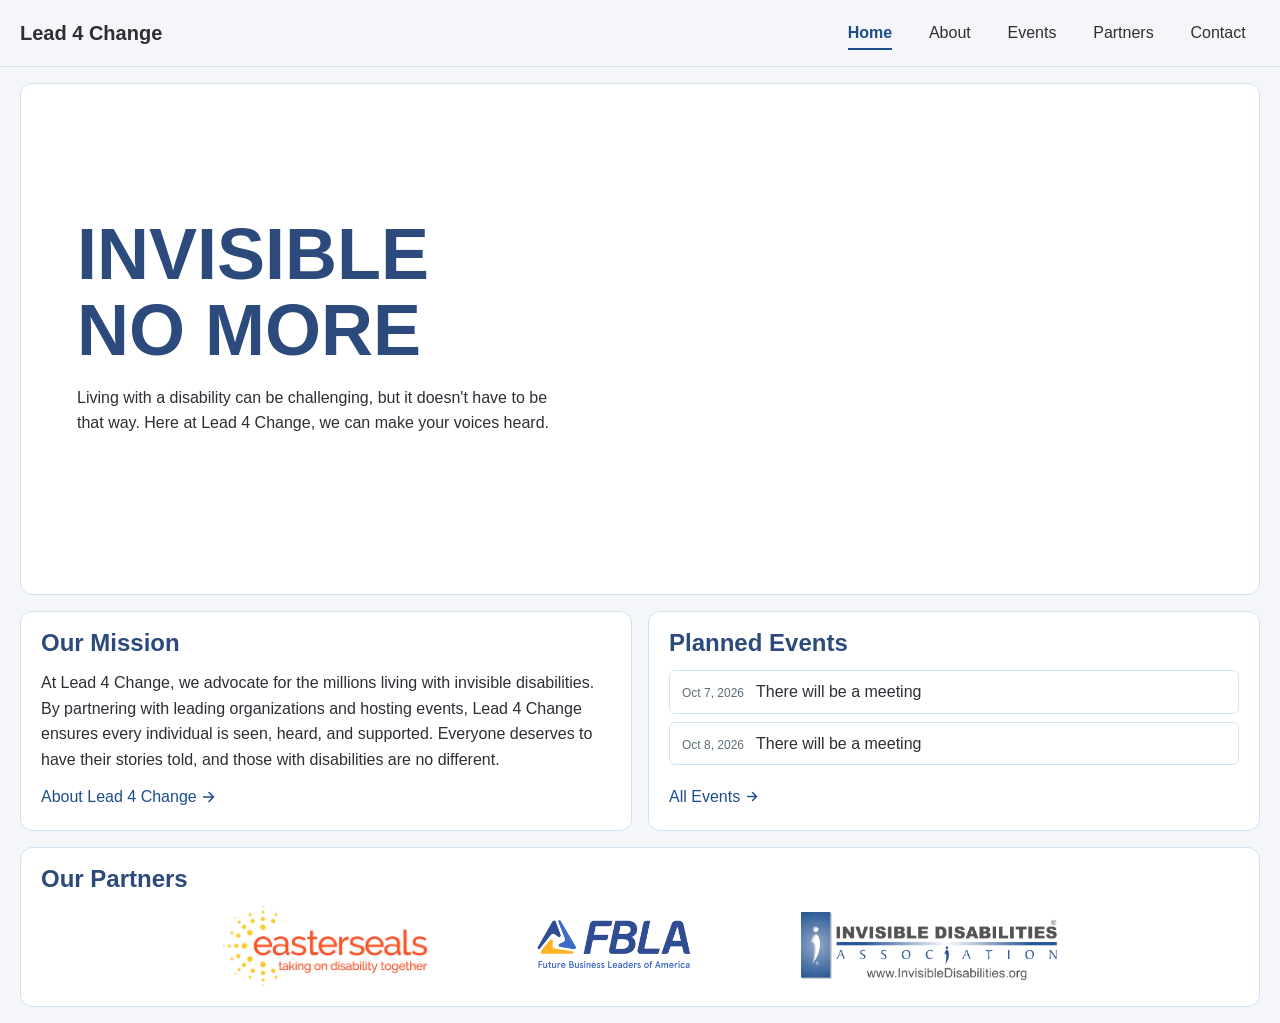
<file: index.html>
<!DOCTYPE html>
<html lang="en">
<head>
  <meta charset="utf-8">
  <meta name="viewport" content="width=device-width, initial-scale=1">
  <title>Lead 4 Change</title>
  <link rel="stylesheet" href="css/main.css">
  <link rel="stylesheet" href="css/header.css">
  <link rel="stylesheet" href="css/card.css">
  <link rel="stylesheet" href="css/banner.css">
  <link rel="icon" href="catheart.png" type="image/png">
  </head>
<body>

  <header class="site-header">
    <div class="header-inner">
      <a class="logo" href="#top">Lead 4 Change</a>
      <nav aria-label="Main">
        <ul class="nav-list">
          <li><a href="#top" aria-current="page">Home</a></li>
          <li><a href="#about">About</a></li>
          <li><a href="html/events.html">Events</a></li>
          <li><a href="html/partners.html">Partners</a></li>
          <li><a href="html/contact.html">Contact</a></li>
        </ul>
      </nav>
    </div>
  </header>

  <main class="content" id="top">

    <!-- Hero banner: image and text overlap in one grid cell -->
    <section class="card card--hero">
      <div class="hero__content">
        <h2>Invisible No More</h2>
        <p>Living with a disability can be challenging, but it doesn't have to be that way. Here at Lead 4 Change, we can make your voices heard.</p>
        <!-- <a class="hero__cta" href="#about">Learn more</a> -->
      </div>
    </section>

    <div class="card-grid">
      <article class="card">
        <div class="card__body">
          <h2>Our Mission</h2>
          <p> At Lead 4 Change, we advocate for the millions living with invisible disabilities. By partnering with leading organizations and hosting events, Lead 4 Change ensures every individual is seen, heard, and supported. Everyone deserves to have their stories told, and those with disabilities are no different.</p>
          <a class="more-link" href="#events">About Lead 4 Change</a>
        </div>
      </article>
      <article class="card">
        <div class="card__body">
          <h2>Planned Events</h2>
          <ul class="item-list">
            <li>
              <a class="item" href="#events">
                <time class="item__date" datetime="2026-10-07">Oct 7, 2026</time>
                <span class="item__title">There will be a meeting</span>
              </a>
            </li>
            <li>
              <a class="item" href="#events">
                <time class="item__date" datetime="2026-10-08">Oct 8, 2026</time>
                <span class="item__title">There will be a meeting</span>
              </a>
            </li>
          </ul>
          <a class="more-link" href="html/events.html">All Events</a>
        </div>
      </article>
    </div>

    <section class="card card--partners" aria-labelledby="partners-h">
      <div class="card__body">
        <h2 id="partners-h">Our Partners</h2>
        <ul class="logo-row">
          <li>
            <a href="https://www.easterseals.com/" target="_blank" rel="noopener">
              <img src="assets/logos/EasterSeals.jpg" alt="Easter Seals">
            </a>
          </li>
          <li>
            <a href="https://www.fbla.org" target="_blank" rel="noopener">
              <img src="assets/logos/FBLA.png" alt="FBLA">
            </a>
          </li>
          <li>
            <a href="https://invisibledisabilities.org/" target="_blank" rel="noopener">
              <img src="assets/logos/IDA.png" alt="Invisible Disabilties Association">
            </a>
          </li>
        </ul>
      </div>
    </section>
  </main>

</body>
</html>
</file>
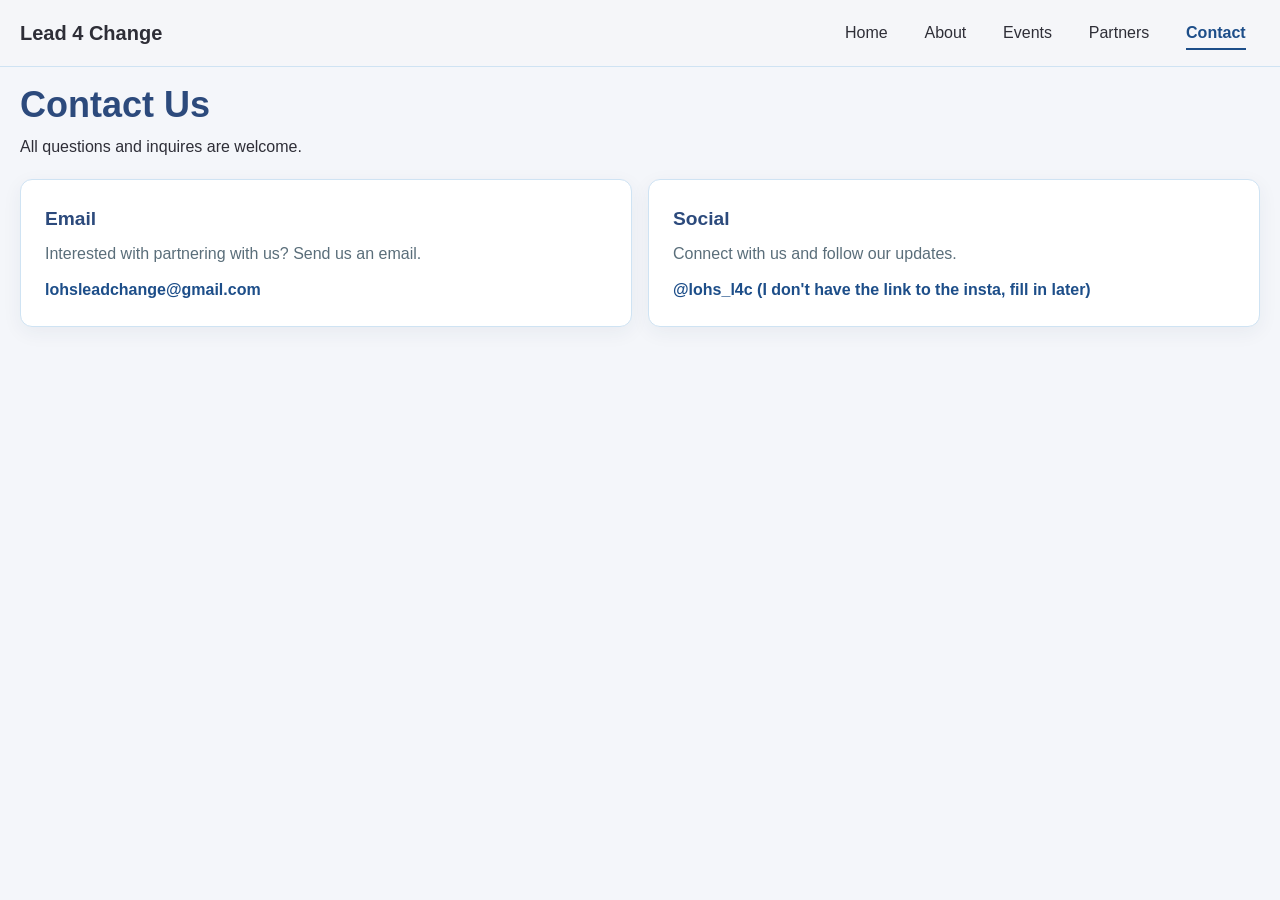
<file: html/contact.html>
<!DOCTYPE html>
<html lang="en">
<head>
  <meta charset="utf-8">
  <meta name="viewport" content="width=device-width, initial-scale=1">
  <title>Contact - Lead 4 Change</title>
  <link rel="stylesheet" href="../css/main.css">
  <link rel="stylesheet" href="../css/header.css">
  <link rel="stylesheet" href="../css/card.css">
  <link rel="stylesheet" href="../css/banner.css">
  <link rel="stylesheet" href="../css/contact.css">
</head>
<body>

  <header class="site-header">
    <div class="header-inner">
      <a class="logo" href="#top">Lead 4 Change</a>
      <nav aria-label="Main">
        <ul class="nav-list">
          <li><a href="../index.html">Home</a></li>
          <li><a href="#about">About</a></li>
          <li><a href="events.html">Events</a></li>
          <li><a href="partners.html">Partners</a></li>
          <li><a href="#top" aria-current="page">Contact</a></li>
        </ul>
      </nav>
    </div>
  </header>

  <main class="content" id="top">
    <header class="page-intro">
      <h1>Contact Us</h1>
      <p>All questions and inquires are welcome.</p>
    </header>

    <section class="contact-grid" aria-label="Contact options">
      <article class="contact-card" aria-labelledby="email-title">
        <div class="contact-card__content">
          <h2 id="email-title">Email</h2>
          <p>Interested with partnering with us? Send us an email. </p>
          <a class="contact-card__value" href="mailto:lohsleadchange@gmail.com">lohsleadchange@gmail.com</a>
        </div>
      </article>

      <article class="contact-card" aria-labelledby="social-title">
        <div class="contact-card__content">
          <h2 id="social-title">Social</h2>
          <p>Connect with us and follow our updates.</p>
          <a class="contact-card__value" href="mailto:lohsleadchange@gmail.com">@lohs_l4c (I don't have the link to the insta, fill in later)</a>
        </div>
      </article>
    </section>
  </main>

</body>
</html>
</file>
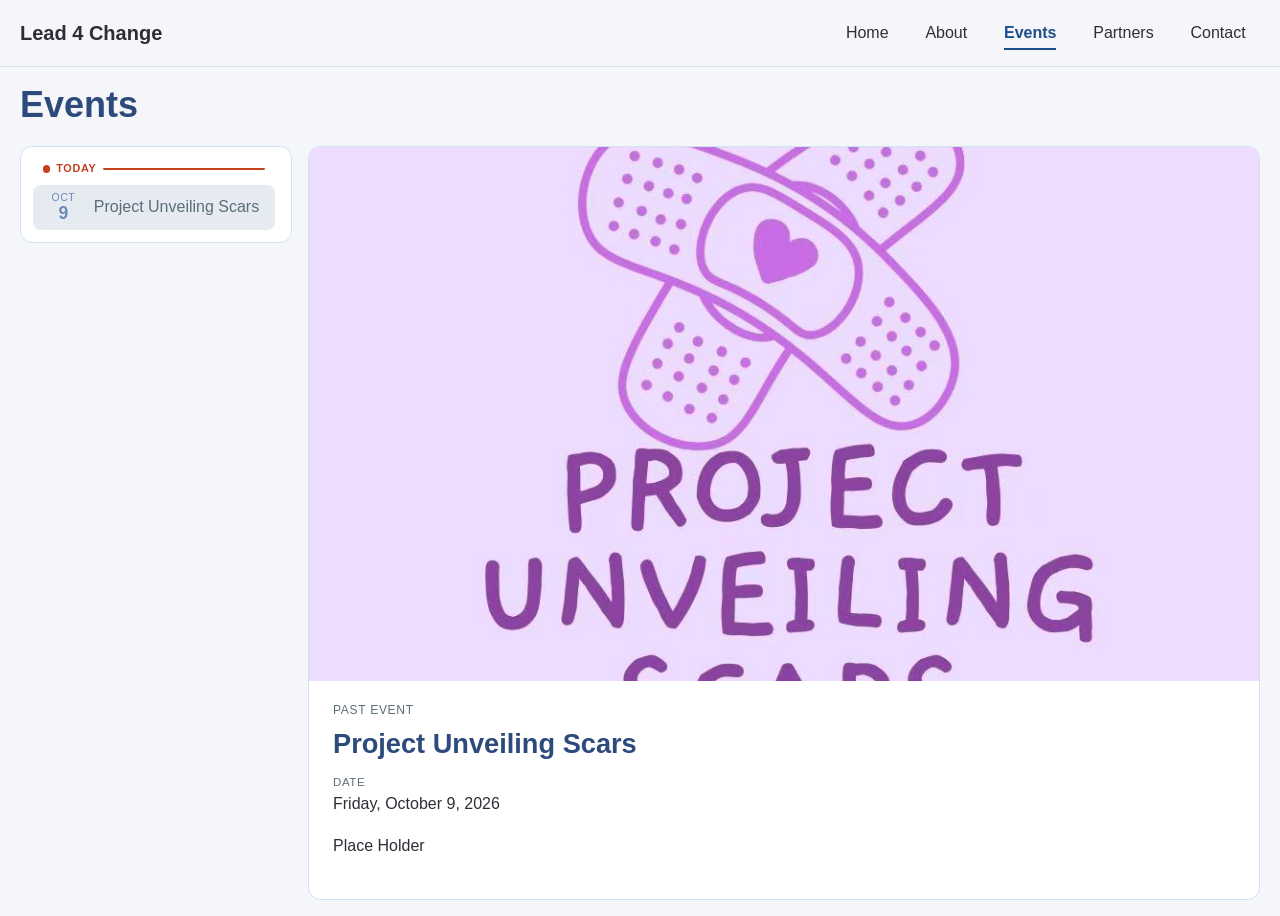
<file: html/events.html>
<!DOCTYPE html>
<html lang="en">
<head>
  <meta charset="utf-8">
  <meta name="viewport" content="width=device-width, initial-scale=1">
  <title>Events - Lead 4 Change</title>
  <link rel="stylesheet" href="../css/main.css">
  <link rel="stylesheet" href="../css/header.css">
  <link rel="stylesheet" href="../css/card.css">
  <link rel="stylesheet" href="../css/events.css">
</head>
<body>

  <header class="site-header">
    <div class="header-inner">
      <a class="logo" href="../index.html#top">Lead 4 Change</a>
      <nav aria-label="Main">
        <ul class="nav-list">
          <li><a href="../index.html">Home</a></li>
          <li><a href="about.html">About</a></li>
          <li><a href="events.html" aria-current="page">Events</a></li>
          <li><a href="partners.html">Partners</a></li>
          <li><a href="contact.html">Contact</a></li>
        </ul>
      </nav>
    </div>
  </header>

  <main class="content" id="top">
    <h1 class="page-title">Events</h1>

    <div class="events">
      <nav class="card event-sidebar" aria-label="Events">
        <ul class="event-list" id="event-list"></ul>
      </nav>

      <article class="card event-detail" id="event-detail" aria-live="polite">
        <noscript>Please turn on JavaScript to browse events.</noscript>
      </article>
    </div>
  </main>

  <script src="../js/events.js"></script>
</body>
</html>
</file>
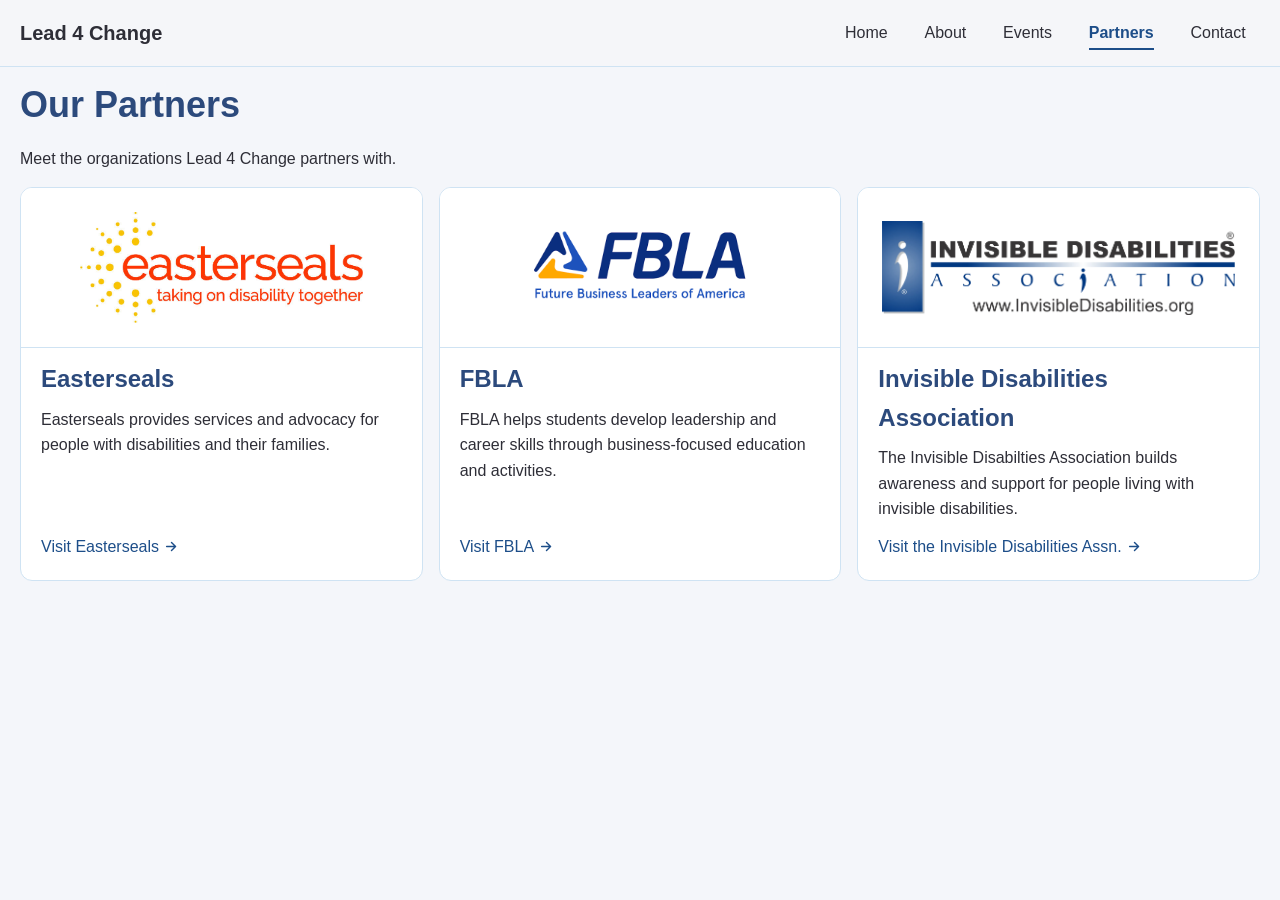
<file: html/partners.html>
<!DOCTYPE html>
<html lang="en">
<head>
  <meta charset="utf-8">
  <meta name="viewport" content="width=device-width, initial-scale=1">
  <title>Partners - Lead 4 Change</title>
  <link rel="stylesheet" href="../css/main.css">
  <link rel="stylesheet" href="../css/header.css">
  <link rel="stylesheet" href="../css/card.css">
  <link rel="stylesheet" href="../css/partners.css">
</head>
<body>
  <header class="site-header">
    <div class="header-inner">
      <a class="logo" href="../index.html#top">Lead 4 Change</a>
      <nav aria-label="Main">
        <ul class="nav-list">
          <li><a href="../index.html">Home</a></li>
          <li><a href="about.html">About</a></li>
          <li><a href="events.html">Events</a></li>
          <li><a href="partners.html" aria-current="page">Partners</a></li>
          <li><a href="contact.html">Contact</a></li>
        </ul>
      </nav>
    </div>
  </header>

  <main class="content" id="top">
    <header class="page-intro">
      <h1>Our Partners</h1>
    </header>
    <p>Meet the organizations Lead 4 Change partners with.</p>
    <section class="partner-grid" aria-label="Lead 4 Change partners">
      <article class="card partner-card">
        <img class="partner-card__logo" src="../assets/logos/EasterSeals.jpg" alt="Easterseals logo">
        <div class="card__body">
          <h2>Easterseals</h2>
          <p>Easterseals provides services and advocacy for people with disabilities and their families.</p>
          <a class="more-link" href="https://www.easterseals.com/" target="_blank" rel="noopener">Visit Easterseals</a>
        </div>
      </article>

      <article class="card partner-card">
        <img class="partner-card__logo" src="../assets/logos/FBLA.png" alt="FBLA logo">
        <div class="card__body">
          <h2>FBLA</h2>
          <p>FBLA helps students develop leadership and career skills through business-focused education and activities.</p>
          <a class="more-link" href="https://www.fbla.org/" target="_blank" rel="noopener">Visit FBLA</a>
        </div>
      </article>

      <article class="card partner-card">
        <img class="partner-card__logo" src="../assets/logos/IDA.png" alt="Invisible Disabilities Association logo">
        <div class="card__body">
          <h2>Invisible Disabilities Association</h2>
          <p>The Invisible Disabilties Association builds awareness and support for people living with invisible disabilities.</p>
          <a class="more-link" href="https://invisibledisabilities.org/" target="_blank" rel="noopener">Visit the Invisible Disabilities Assn.</a>
        </div>
      </article>
    </section>
  </main>
</body>
</html>
</file>
<file: css/main.css>
:root {
  --bg: #f4f6fa;
  --text: #2e2e37;

  --header-bg: #f5f6f9;
  --header-text: var(--text);
  --accent: #1d4e89;
  --header-line: #cfe3f3;

  --title: #2c4a7c;
  --card-bg: #ffffff;
  --card-border: #cfe3f3;
  --muted: #5a6e7a;
}

*, *::before, *::after {
  box-sizing: border-box;
}

html {
  scroll-behavior: smooth;
  scroll-padding-top: 5rem;
}

body {
  margin: 0;
  background: var(--bg);
  color: var(--text);
  font-family: -apple-system, BlinkMacSystemFont, "Segoe UI", Roboto, Oxygen, Ubuntu, Cantarell, "Open Sans", "Helvetica Neue", sans-serif;
  line-height: 1.6;
}

h1, h2, h3, h4, h5, h6 {
  color: var(--title);
}

a {
  color: var(--accent);
  text-decoration: none;
}

a:hover,
a:focus-visible {
  text-decoration-line: underline;
  text-decoration-thickness: 2px;
  text-underline-offset: 0.2em;
}

a:focus-visible {
  outline: 2px solid var(--accent);
  outline-offset: 3px;
}

.content {
  max-width: 80rem;
  margin: 0 auto;
  padding: 1rem 1.25rem;
}

/*Text Formatting*/

.page-intro {
  margin: 0 0 1.25rem;
}

.page-intro h1 {
  margin: 0 0 0.5rem;
  font-size: clamp(1.75rem, 4vw, 2.25rem);
  line-height: 1.2;
  color: var(--title);    
}

.page-title {
  margin: 0 0 1.25rem;
  font-size: clamp(1.75rem, 4vw, 2.25rem);
  line-height: 1.2;
  color: var(--title);
}

.page-intro p {
  margin: 0;
  max-width: 40rem;
  color: var(--text);
}
</file>
<file: css/header.css>
.site-header {
  background: var(--header-bg);
  color: var(--header-text);
  border-bottom: 1px solid var(--header-line);
}

.header-inner {
  display: flex;
  align-items: center;
  justify-content: space-between;
  max-width: 80rem;
  margin: 0 auto;
  padding: 0.75rem 1.25rem;
}

.logo {
  color: var(--header-text);
  font-size: 1.25rem;
  font-weight: 700;
}

.nav-list {
  display: flex;
  gap: 0.5rem;
  margin: 0;
  padding: 0;
  list-style: none;
}

.nav-list a {
  position: relative;
  display: block;
  padding: 0.5rem 0.9rem;
  color: var(--header-text);
  text-decoration: none;
}

.nav-list a::after {
  position: absolute;
  right: 0.9rem;
  bottom: 0.25rem;
  left: 0.9rem;
  height: 2px;
  background: var(--accent);
  content: "";
  transform: scaleX(0);
  transform-origin: center;
  transition: transform 0.2s ease;
}

.nav-list a:hover::after,
.nav-list a:focus-visible::after,
.nav-list a[aria-current="page"]::after {
  transform: scaleX(1);
}

.nav-list a[aria-current="page"] {
  color: var(--accent);
  font-weight: 600;
}

.nav-list a:hover,
.nav-list a:focus-visible {
  text-decoration: none;
}

.nav-list a:hover {
  color: var(--accent);
}

@media (prefers-reduced-motion: reduce) {
  .nav-list a::after {
    transition: none;
  }
}
</file>
<file: css/card.css>
.card {
  background: var(--card-bg);
  border: 1px solid var(--card-border);
  border-radius: 12px;
  overflow: hidden;
}

.card-grid {
  display: grid;
  grid-template-columns: repeat(auto-fit, minmax(16rem, 1fr));
  gap: 1em;
  margin: 1rem 0 1rem;
}

.card__image {
  display: block;
  width: 100%;
  aspect-ratio: 16 / 9;
  object-fit: cover;
}

.card__body {
  padding: 0.75rem 1.25rem 1.25rem;
}

.card__body .label { margin: 0 0 0.25rem; }
.card__body h2     { margin: 0 0 0.5rem; }
.card__body p      { margin: 0 0 0.75rem; }
.card__body > :last-child { margin-bottom: 0; }

/* Card with the events on it */

.label {
  margin: 0 0 0.5rem;
  font-size: 0.75rem;
  text-transform: uppercase;
  letter-spacing: 0.06em;
  color: var(--muted);
}

.item-list {
  list-style: none;
  margin: 0 0 0.75rem;
  padding: 0;
  display: grid;
  gap: 0.5rem;
}

.item {
  display: flex;
  align-items: baseline;
  gap: 0.75rem;
  min-width: 0;              
  padding: 0.5rem 0.75rem;
  border: 1px solid var(--card-border);
  border-radius: 6px;
  color: var(--text);
}

.item:hover {
  background: #f4f9fd;
  border-color: var(--accent);
}

.item:hover,
.item:focus-visible {
  text-decoration: none;
}

.item__date {
  flex: none;
  font-size: 0.75rem;
  color: var(--muted);
}

.item__title {
  min-width: 0;
  overflow: hidden;
  text-overflow: ellipsis;
  white-space: nowrap;
}

.more-link {
  color: var(--accent);
  font-weight: 400;
}

.more-link::after {
  content: "";
  display: inline-block;
  width: 0.85em;
  height: 0.85em;
  margin-left: 0.35em;
  vertical-align: -0.08em;
  background-color: currentColor;
  -webkit-mask: url("data:image/svg+xml,%3Csvg xmlns='http://www.w3.org/2000/svg' viewBox='0 0 16 16'%3E%3Cpath d='M2 8h11M8 3l5 5-5 5' fill='none' stroke='%23000' stroke-linecap='round' stroke-linejoin='round' stroke-width='1.75'/%3E%3C/svg%3E") center / contain no-repeat;
  mask: url("data:image/svg+xml,%3Csvg xmlns='http://www.w3.org/2000/svg' viewBox='0 0 16 16'%3E%3Cpath d='M2 8h11M8 3l5 5-5 5' fill='none' stroke='%23000' stroke-linecap='round' stroke-linejoin='round' stroke-width='1.75'/%3E%3C/svg%3E") center / contain no-repeat;
}


.card-grid .card { /* Gotta make sure the links are aligned */
  display: flex;
  flex-direction: column;
}

.card-grid .card__body {
  flex: 1;                    
  display: flex;
  flex-direction: column;
}

.card-grid .more-link {
  margin-top: auto;          
  align-self: flex-start;    
}


/* Partners */

.logo-row {
  list-style: none;
  margin: 0;
  padding: 0;
  display: flex;
  flex-wrap: wrap;
  align-items: center;
  justify-content: center;
  gap: 1.5rem 6rem;
}

.logo-row img {
  display: block;
  height: 5rem;         
  width: auto;          
  max-width: 16rem;      
  object-fit: contain;
}

.logo-row a {
  display: block;
  opacity: 0.85;
  transition: opacity 0.15s ease;
}

.logo-row a:hover,
.logo-row a:focus-visible {
  opacity: 1;
}
</file>
<file: css/banner.css>
.card--hero {
  display: grid;
  padding: 0;
  background: var(--card-bg);
  min-height: clamp(20rem, 45vw, 32rem);
}

.card--hero > img,
.card--hero > .hero__content {
  grid-area: 1 / 1;
}

.hero__content {
  display: flex;
  flex-direction: column;
  justify-content: center;
  align-items: flex-start;
  padding: clamp(1.5rem, 5vw, 3.5rem);
  color: var(--text);
}

.hero__content h2 {
  margin: 0 0 1rem;
  max-width: 11ch;            
  font-size: clamp(2rem, 6vw, 4.5rem);
  font-weight: 800;
  line-height: 1.05;
  text-transform: uppercase;
}

.hero__content p {
  margin: 0 0 1.5rem;
  max-width: 30rem;
}

.hero__cta {
  display: inline-block;
  padding: 0.7rem 1.5rem;
  background: var(--accent);
  color: #ffffff;
  font-weight: 600;
  border-radius: 999px;
}
</file>
<file: css/contact.css>
.contact-grid {
  display: grid;
  grid-template-columns: repeat(auto-fit, minmax(min(100%, 22rem), 1fr));
  gap: 1rem;
}

.contact-card {
  display: flex;
  align-items: flex-start;
  gap: 1rem;
  min-width: 0;
  padding: 1.5rem;
  background: var(--card-bg);
  border: 1px solid var(--card-border);
  border-radius: 12px;
  box-shadow: 0 0.35rem 1.25rem rgb(31 54 83 / 6%);
}

/*
.contact-card__icon {
  display: grid;
  flex: 0 0 3rem;
  width: 3rem;
  height: 3rem;
  place-items: center;
  color: var(--accent);
  background: #eaf2fb;
  border-radius: 0.85rem;
}

.contact-card__icon svg {
  width: 1.5rem;
  height: 1.5rem;
  fill: none;
  stroke: currentColor;
  stroke-linecap: round;
  stroke-linejoin: round;
  stroke-width: 1.8;
}
*/

.contact-card__content {
  min-width: 0;
}

.contact-card h2 {
  margin: 0 0 0.35rem;
  color: var(--title);
  font-size: 1.2rem;
}

.contact-card p {
  margin: 0 0 0.65rem;
  color: var(--muted);
}

.contact-card__value {
  color: var(--accent);
  font-weight: 700;
  overflow-wrap: anywhere;
}

@media (max-width: 28rem) {
  .contact-card {
    padding: 1.15rem;
  }
}
</file>
<file: css/events.css>
/* Two columns: event list on the left, photos and details on the right */
.events {
  --now: #c4401f;
  display: grid;
  grid-template-columns: minmax(14rem, 17rem) 1fr;
  gap: 1rem;
  align-items: start;
}

.event-sidebar {
  padding: 0.75rem;
  position: sticky;
  top: 1rem;
}

/* only the list scrolls */
.event-list {
  list-style: none;
  margin: 0;
  padding: 0 0.25rem 0 0;
  display: grid;
  align-content: start;
  gap: 0.35rem;
  max-height: calc(100vh - 7.5rem);
  overflow-y: auto;
  overscroll-behavior: contain;
  scrollbar-width: thin;
  scrollbar-color: rgba(29, 78, 137, 0.3) transparent;
}

.event-item {
  display: grid;
  grid-template-columns: 2.6rem 1fr;
  align-items: center;
  gap: 0.6rem;
  width: 100%;
  padding: 0.45rem 0.6rem;
  border: 0;
  border-radius: 8px;
  background: transparent;
  color: inherit;
  font: inherit;
  text-align: left;
  cursor: pointer;
}

.event-item:hover {
  background: rgba(29, 78, 137, 0.07);
}

.event-item[aria-current="true"] {
  background: rgba(29, 78, 137, 0.11);
}

.event-item:focus-visible {
  outline: 3px solid var(--accent);
  outline-offset: 2px;
}

.event-date {
  display: grid;
  justify-items: center;
  color: var(--muted);
  line-height: 1.1;
}

.event-month {
  font-size: 0.65rem;
  letter-spacing: 0.06em;
  text-transform: uppercase;
}

.event-day {
  font-size: 1.1rem;
  font-weight: 600;
}

.event-item[aria-current="true"] .event-date { color: var(--accent); }

.event-name {
  display: block;
  font-weight: 500;
  color: var(--text);
  line-height: 1.3;
}

/* events that already happened */
.event-item.is-past .event-date { opacity: 0.6; }
.event-item.is-past .event-name { color: var(--muted); }

/* a line marks where today falls in the list */
.now-line {
  display: flex;
  align-items: center;
  gap: 0.4rem;
  padding: 0.1rem 0.6rem;
  color: var(--now);
  font-size: 0.68rem;
  font-weight: 600;
  letter-spacing: 0.06em;
  text-transform: uppercase;
}

.now-line::before {
  content: "";
  width: 0.45rem;
  height: 0.45rem;
  border-radius: 50%;
  background: var(--now);
}

.now-line::after {
  content: "";
  flex: 1;
  height: 2px;
  border-radius: 2px;
  background: var(--now);
}

/* ---------- the details card: media on top, text below ---------- */
.event-detail {
  padding: 0;
}

.event-media {
  margin: 0;
}

.event-media__item {
  display: block;
  width: 100%;
  aspect-ratio: 16 / 9;
  object-fit: cover;
  background: #0f1b2d;
  user-select: none;
  -webkit-user-drag: none;
}

video.event-media__item {
  object-fit: contain;
}

.event-media__caption {
  padding: 0.6rem 1.5rem 0;
  font-size: 0.8rem;
  color: var(--muted);
}

/* ---------- the carousel ---------- */
.carousel {
  position: relative;
}

.carousel__viewport {
  overflow: hidden;
  touch-action: pan-y;        /* up/down still scrolls the page, left/right swipes the carousel */
  background: #0f1b2d;
}

.carousel__track {
  display: flex;
  margin: 0;
  padding: 0;
  list-style: none;
  transition: transform 0.35s ease;
}

@media (prefers-reduced-motion: reduce) {
  .carousel__track { transition: none; }
}

.carousel__slide {
  flex: 0 0 100%;
  min-width: 0;
}

.carousel__zoom {
  display: block;
  width: 100%;
  padding: 0;
  border: 0;
  background: none;
  cursor: zoom-in;
}

.carousel__zoom:focus-visible {
  outline: 3px solid var(--accent);
  outline-offset: -3px;
}

.carousel__btn {
  position: absolute;
  top: 50%;
  transform: translateY(-50%);
  display: grid;
  place-items: center;
  width: 2.5rem;
  height: 2.5rem;
  padding: 0 0 0.15rem;
  border: 0;
  border-radius: 50%;
  background: rgba(9, 14, 24, 0.5);
  color: #ffffff;
  font-size: 1.6rem;
  line-height: 1;
  cursor: pointer;
}

.carousel__btn:hover { background: rgba(9, 14, 24, 0.75); }
.carousel__btn--prev { left: 0.75rem; }
.carousel__btn--next { right: 0.75rem; }

.carousel__btn:focus-visible,
.carousel__dot:focus-visible {
  outline: 3px solid #ffffff;
  outline-offset: 2px;
}

.carousel__dots {
  position: absolute;
  left: 50%;
  bottom: 0.5rem;
  transform: translateX(-50%);
  display: flex;
  padding: 0.1rem 0.4rem;
  border-radius: 999px;
  background: rgba(9, 14, 24, 0.45);
}

.carousel__dot {
  display: grid;
  place-items: center;
  width: 1.5rem;
  height: 1.5rem;
  padding: 0;
  border: 0;
  background: transparent;
  cursor: pointer;
}

.carousel__dot::before {
  content: "";
  width: 0.5rem;
  height: 0.5rem;
  border-radius: 50%;
  background: rgba(255, 255, 255, 0.55);
}

.carousel__dot[aria-current="true"]::before {
  background: #ffffff;
  transform: scale(1.25);
}

/* ---------- the full-size viewer ---------- */
.lightbox {
  position: fixed;
  inset: 0;
  width: 100%;
  height: 100%;
  max-width: none;
  max-height: none;
  margin: 0;
  padding: 1rem;
  border: 0;
  background: rgba(8, 14, 24, 0.94);
  color: #ffffff;
}

.lightbox[open] {
  display: flex;
  flex-direction: column;
  align-items: center;
  justify-content: center;
  gap: 0.6rem;
}

.lightbox__img {
  display: block;
  max-width: min(94vw, 1400px);
  max-height: 78vh;
  width: auto;
  height: auto;
  object-fit: contain;
  border-radius: 6px;
}

.lightbox__caption,
.lightbox__count {
  margin: 0;
  max-width: 60rem;
  text-align: center;
}

.lightbox__caption { font-size: 0.95rem; }
.lightbox__count { font-size: 0.8rem; opacity: 0.7; }

.lightbox__btn {
  position: absolute;
  display: grid;
  place-items: center;
  width: 2.75rem;
  height: 2.75rem;
  padding: 0 0 0.2rem;
  border: 0;
  border-radius: 50%;
  background: rgba(255, 255, 255, 0.14);
  color: #ffffff;
  font-size: 1.8rem;
  line-height: 1;
  cursor: pointer;
}

.lightbox__btn:hover { background: rgba(255, 255, 255, 0.28); }
.lightbox__btn:focus-visible { outline: 3px solid #ffffff; outline-offset: 2px; }
.lightbox__close { top: 1rem; right: 1rem; }
.lightbox__prev { left: 1rem; top: 50%; transform: translateY(-50%); }
.lightbox__next { right: 1rem; top: 50%; transform: translateY(-50%); }

/* the hidden attribute should always win over the display rules above */
.lightbox [hidden],
.event-media [hidden] { display: none !important; }

.event-body {
  padding: 1.25rem 1.5rem 1.5rem;
}

.event-body h2 {
  margin: 0 0 0.75rem;
  font-size: 1.7rem;
  line-height: 1.2;
  color: var(--title);
}

/* date, time and place sit in one row instead of a tall box */
.event-meta {
  display: flex;
  flex-wrap: wrap;
  gap: 0.5rem 2rem;
  margin: 0 0 1rem;
}

.event-meta div { display: grid; }

.event-meta dt {
  font-size: 0.72rem;
  text-transform: uppercase;
  letter-spacing: 0.05em;
  color: var(--muted);
}

.event-meta dd {
  margin: 0;
  font-weight: 500;
}

@media (max-width: 48rem) {
  .events { grid-template-columns: 1fr; }
  .event-sidebar { position: static; }
  .event-list { max-height: 18rem; }
}
</file>
<file: css/partners.css>
.partner-grid {
  display: grid;
  grid-template-columns: repeat(auto-fit, minmax(min(100%, 18rem), 1fr));
  gap: 1rem;
}

.partner-card {
  display: flex;
  flex-direction: column;
}

.partner-card__logo {
  display: block;
  width: 100%;
  height: 10rem;
  padding: 1.5rem;
  background: #ffffff;
  object-fit: contain;
  border-bottom: 1px solid var(--card-border);
}

.partner-card .card__body {
  display: flex;
  flex: 1;
  flex-direction: column;
  align-items: flex-start;
}

.partner-card .more-link {
  margin-top: auto;
}

@media (max-width: 28rem) {
  .partner-card__logo {
    height: 8rem;
  }
}
</file>
